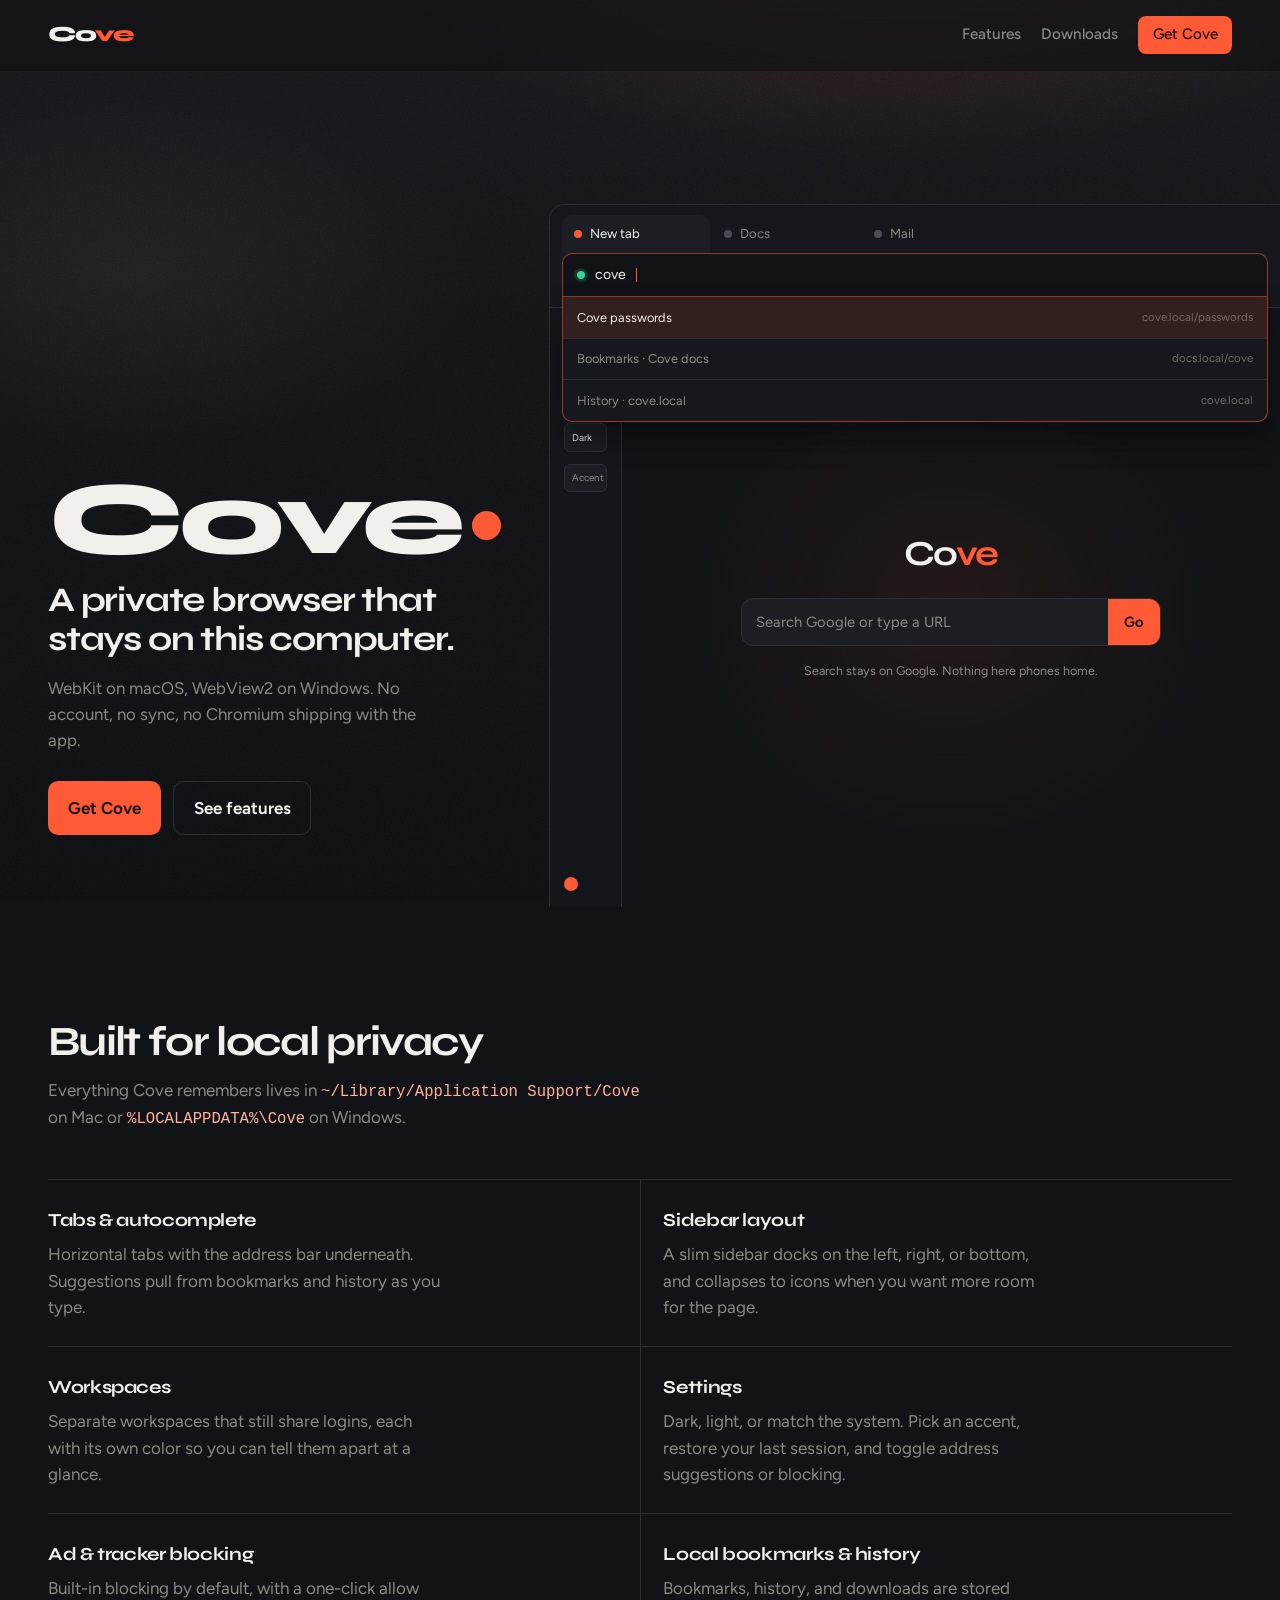
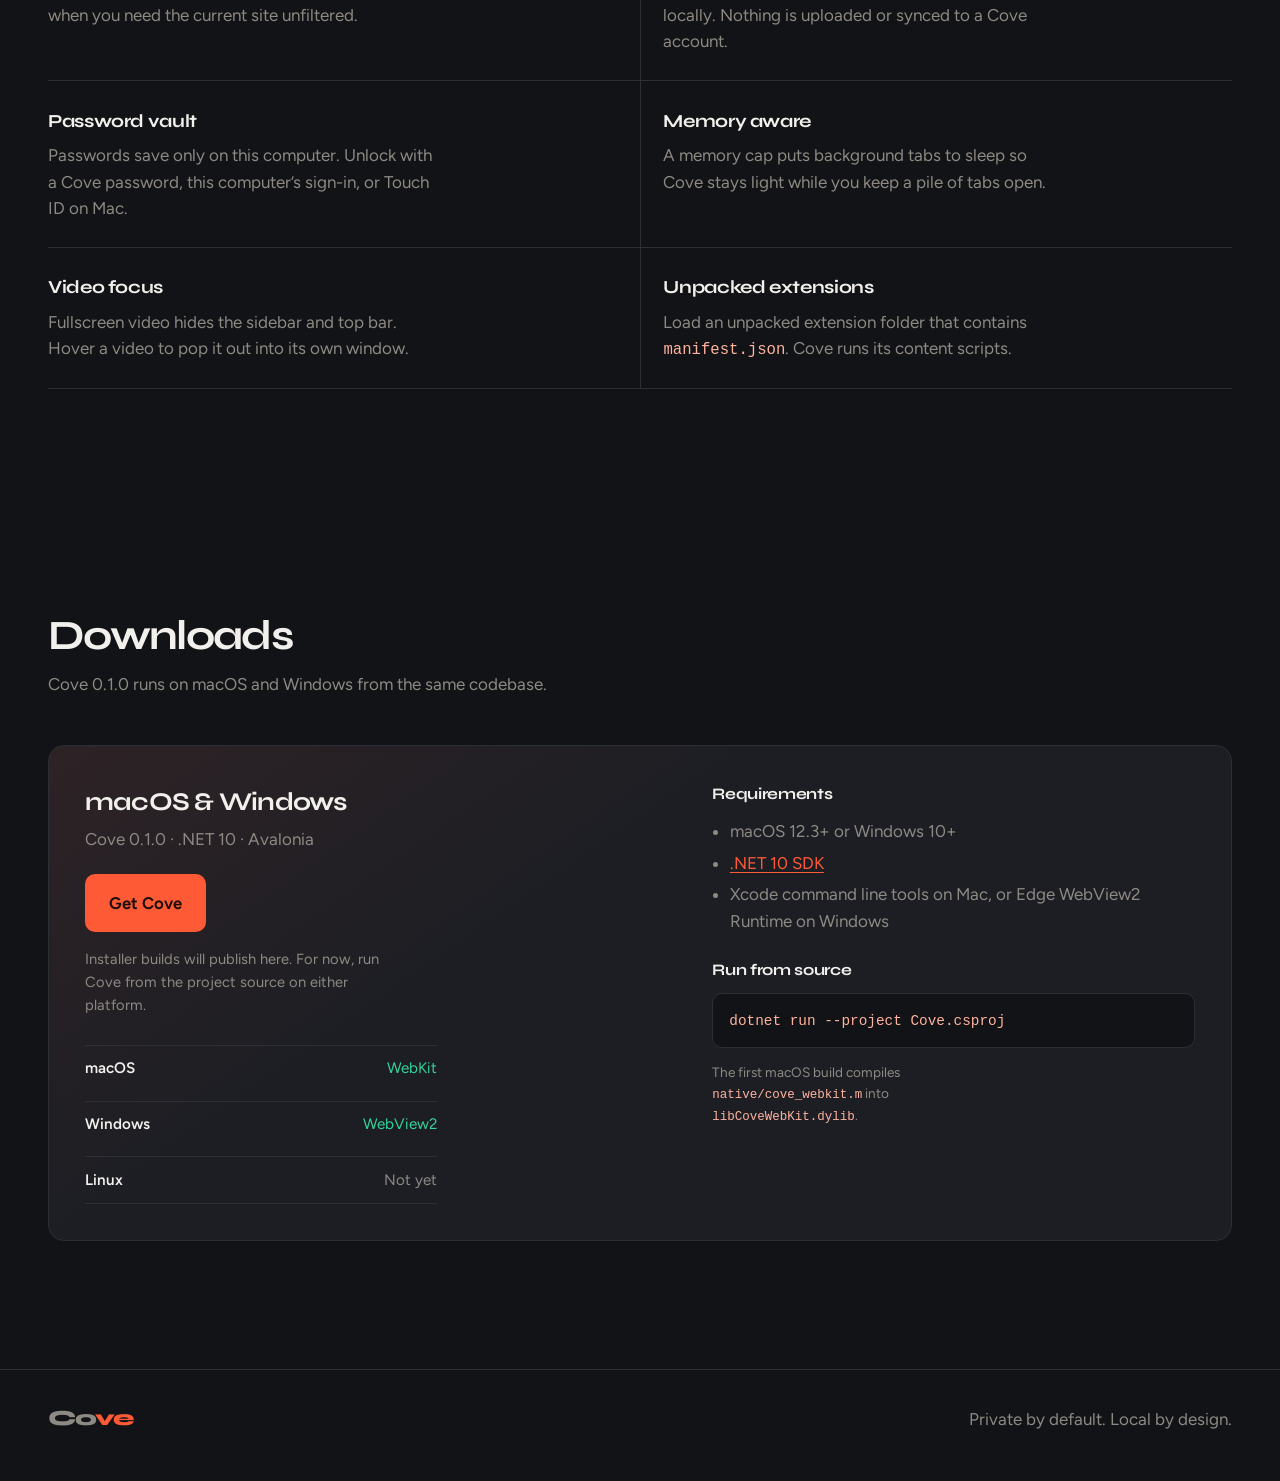
<file: website/index.html>
<!DOCTYPE html>
<html lang="en">
<head>
  <meta charset="utf-8" />
  <meta name="viewport" content="width=device-width, initial-scale=1" />
  <title>Cove — Private browser for Mac and Windows</title>
  <meta name="description" content="Cove is a small private browser for macOS and Windows. WebKit on Mac, WebView2 on Windows. Data stays on this machine. No account. No sync." />
  <link rel="preconnect" href="https://fonts.googleapis.com" />
  <link rel="preconnect" href="https://fonts.gstatic.com" crossorigin />
  <link href="https://fonts.googleapis.com/css2?family=Figtree:wght@400;500;600;700&family=Syne:wght@600;700;800&display=swap" rel="stylesheet" />
  <link rel="stylesheet" href="styles.css" />
</head>
<body>
  <div class="atmosphere" aria-hidden="true"></div>

  <header class="site-header">
    <a class="wordmark" href="#top" aria-label="Cove home">Co<span>ve</span></a>
    <nav class="site-nav">
      <a href="#features">Features</a>
      <a href="#downloads">Downloads</a>
      <a class="nav-cta" href="#downloads">Get Cove</a>
    </nav>
  </header>

  <main id="top">
    <section class="hero">
      <div class="hero-copy">
        <p class="brand">Cove</p>
        <h1>A private browser that stays on this computer.</h1>
        <p class="lede">WebKit on macOS, WebView2 on Windows. No account, no sync, no Chromium shipping with the app.</p>
        <div class="hero-actions">
          <a class="btn btn-primary" href="#downloads">Get Cove</a>
          <a class="btn btn-ghost" href="#features">See features</a>
        </div>
      </div>

      <div class="hero-stage" aria-hidden="true">
        <div class="browser">
          <div class="browser-chrome">
            <div class="browser-tabs">
              <div class="tab active"><span class="tab-dot"></span><span>New tab</span></div>
              <div class="tab"><span class="tab-dot muted"></span><span>Docs</span></div>
              <div class="tab"><span class="tab-dot muted"></span><span>Mail</span></div>
            </div>
            <div class="browser-toolbar">
              <div class="browser-address is-suggesting">
                <span class="lock"></span>
                <span class="url typing">cove</span>
                <span class="url-caret"></span>
              </div>
              <div class="suggest">
                <div class="suggest-row is-active"><span>Cove passwords</span><span class="suggest-url">cove.local/passwords</span></div>
                <div class="suggest-row"><span>Bookmarks · Cove docs</span><span class="suggest-url">docs.local/cove</span></div>
                <div class="suggest-row"><span>History · cove.local</span><span class="suggest-url">cove.local</span></div>
              </div>
            </div>
          </div>
          <div class="browser-body">
            <aside class="browser-side">
              <div class="side-block"></div>
              <div class="side-block short"></div>
              <div class="side-block"></div>
              <div class="side-label">Settings</div>
              <div class="side-chip">Dark</div>
              <div class="side-chip soft">Accent</div>
              <div class="side-swatch"></div>
            </aside>
            <div class="browser-page">
              <p class="page-brand">Co<span>ve</span></p>
              <div class="page-search">
                <span>Search Google or type a URL</span>
                <span class="page-go">Go</span>
              </div>
              <p class="page-note">Search stays on Google. Nothing here phones home.</p>
            </div>
          </div>
        </div>
      </div>
    </section>

    <section id="features" class="section features">
      <div class="section-head">
        <h2>Built for local privacy</h2>
        <p>Everything Cove remembers lives in <code>~/Library/Application Support/Cove</code> on Mac or <code>%LOCALAPPDATA%\Cove</code> on Windows.</p>
      </div>

      <ul class="feature-list">
        <li>
          <h3>Tabs &amp; autocomplete</h3>
          <p>Horizontal tabs with the address bar underneath. Suggestions pull from bookmarks and history as you type.</p>
        </li>
        <li>
          <h3>Sidebar layout</h3>
          <p>A slim sidebar docks on the left, right, or bottom, and collapses to icons when you want more room for the page.</p>
        </li>
        <li>
          <h3>Workspaces</h3>
          <p>Separate workspaces that still share logins, each with its own color so you can tell them apart at a glance.</p>
        </li>
        <li>
          <h3>Settings</h3>
          <p>Dark, light, or match the system. Pick an accent, restore your last session, and toggle address suggestions or blocking.</p>
        </li>
        <li>
          <h3>Ad &amp; tracker blocking</h3>
          <p>Built-in blocking by default, with a one-click allow when you need the current site unfiltered.</p>
        </li>
        <li>
          <h3>Local bookmarks &amp; history</h3>
          <p>Bookmarks, history, and downloads are stored locally. Nothing is uploaded or synced to a Cove account.</p>
        </li>
        <li>
          <h3>Password vault</h3>
          <p>Passwords save only on this computer. Unlock with a Cove password, this computer’s sign-in, or Touch ID on Mac.</p>
        </li>
        <li>
          <h3>Memory aware</h3>
          <p>A memory cap puts background tabs to sleep so Cove stays light while you keep a pile of tabs open.</p>
        </li>
        <li>
          <h3>Video focus</h3>
          <p>Fullscreen video hides the sidebar and top bar. Hover a video to pop it out into its own window.</p>
        </li>
        <li>
          <h3>Unpacked extensions</h3>
          <p>Load an unpacked extension folder that contains <code>manifest.json</code>. Cove runs its content scripts.</p>
        </li>
      </ul>
    </section>

    <section id="downloads" class="section downloads">
      <div class="section-head">
        <h2>Downloads</h2>
        <p>Cove 0.1.0 runs on macOS and Windows from the same codebase.</p>
      </div>

      <div class="download-panel">
        <div class="download-main">
          <div class="download-meta">
            <p class="os">macOS &amp; Windows</p>
            <p class="version">Cove 0.1.0 · .NET 10 · Avalonia</p>
          </div>
          <a class="btn btn-primary btn-lg" href="#run">Get Cove</a>
          <p class="hint">Installer builds will publish here. For now, run Cove from the project source on either platform.</p>
          <div class="platforms">
            <div class="platform is-ready">
              <span class="platform-name">macOS</span>
              <span class="platform-status">WebKit</span>
            </div>
            <div class="platform is-ready">
              <span class="platform-name">Windows</span>
              <span class="platform-status">WebView2</span>
            </div>
            <div class="platform">
              <span class="platform-name">Linux</span>
              <span class="platform-status">Not yet</span>
            </div>
          </div>
        </div>

        <div class="download-reqs" id="run">
          <h3>Requirements</h3>
          <ul>
            <li>macOS 12.3+ or Windows 10+</li>
            <li><a href="https://dotnet.microsoft.com/download" rel="noopener">.NET 10 SDK</a></li>
            <li>Xcode command line tools on Mac, or Edge WebView2 Runtime on Windows</li>
          </ul>
          <h3>Run from source</h3>
          <pre><code>dotnet run --project Cove.csproj</code></pre>
          <p class="req-note">The first macOS build compiles <code>native/cove_webkit.m</code> into <code>libCoveWebKit.dylib</code>.</p>
        </div>
      </div>
    </section>
  </main>

  <footer class="site-footer">
    <p class="wordmark">Co<span>ve</span></p>
    <p>Private by default. Local by design.</p>
  </footer>

  <script src="script.js"></script>
</body>
</html>
</file>
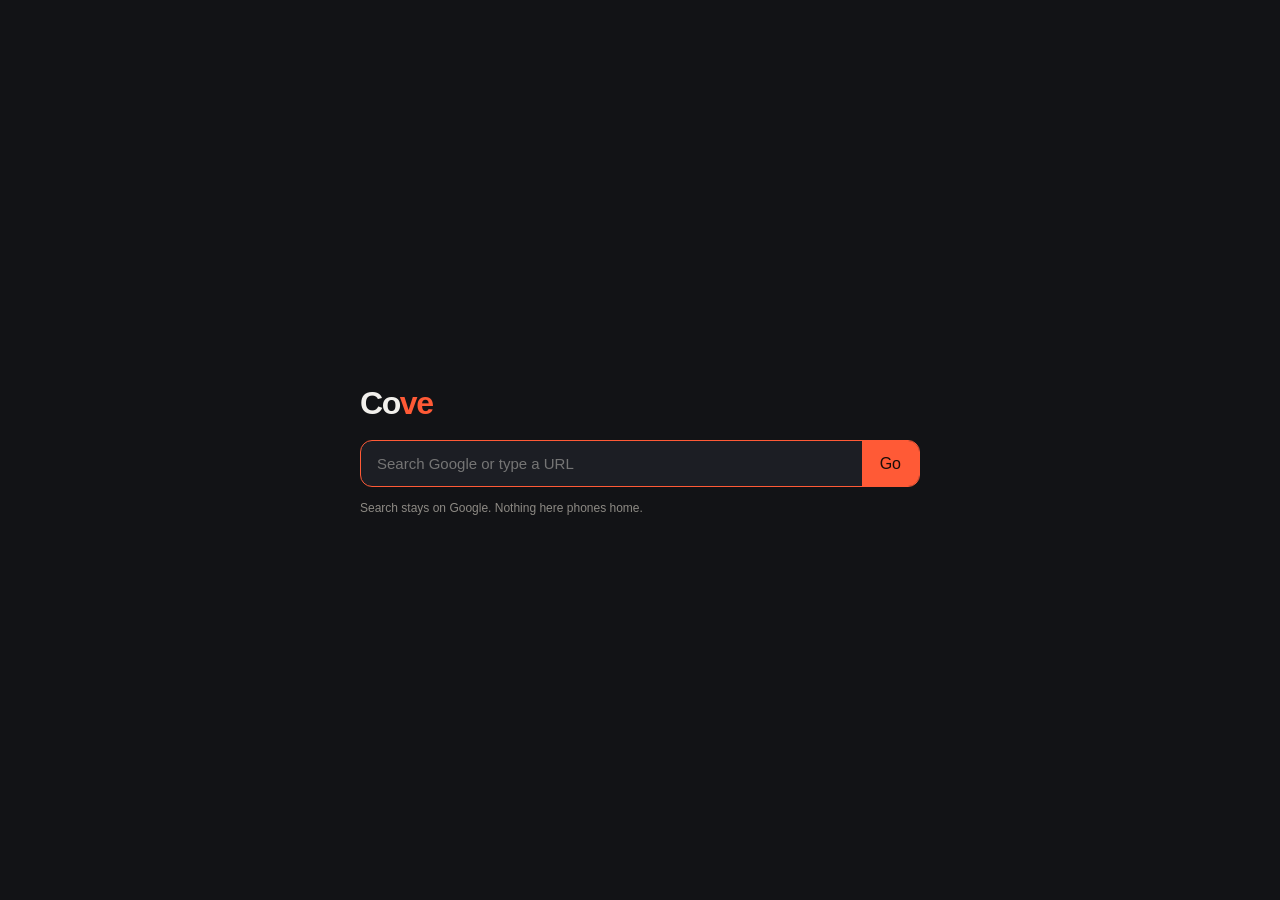
<file: pages/newtab.html>
<!DOCTYPE html>
<html lang="en" data-theme="dark">
<head>
  <meta charset="utf-8" />
  <meta name="color-scheme" content="dark light" />
  <title>New tab</title>
  <style>
    :root {
      --accent: #ff5a36;
      --bg: #121316;
      --ink: #f2f0ec;
      --muted: #8d8a84;
      --panel: #1c1e24;
      --line: #2c2f36;
      --hover: #24262c;
      --go-ink: #1a0d09;
    }
    html[data-theme="light"] {
      --bg: #f4f2ee;
      --ink: #1c1a18;
      --muted: #6e6b66;
      --panel: #ffffff;
      --line: #d0cbc2;
      --hover: #ebe8e2;
      --go-ink: #1a0d09;
    }
    html, body { height: 100%; margin: 0; background: var(--bg); color: var(--ink); font-family: -apple-system, BlinkMacSystemFont, "Segoe UI", sans-serif; }
    body { display: flex; align-items: center; justify-content: center; }
    main { width: min(560px, calc(100% - 48px)); position: relative; }
    h1 { font-weight: 600; font-size: 32px; letter-spacing: -0.045em; margin: 0 0 18px; }
    h1 span { color: var(--accent); }
    .search {
      position: relative;
    }
    form {
      display: flex; background: var(--panel); border: 1px solid var(--line); border-radius: 12px; overflow: hidden;
    }
    form:focus-within { border-color: var(--accent); }
    input { flex: 1; min-width: 0; background: transparent; border: 0; color: inherit; font: inherit; font-size: 15px; padding: 14px 16px; outline: none; }
    button.go { background: var(--accent); color: var(--go-ink); border: 0; padding: 0 18px; font-weight: 650; font: inherit; cursor: pointer; }
    p.note { color: var(--muted); font-size: 12px; margin: 14px 0 0; }
    #suggest {
      display: none;
      position: absolute; left: 0; right: 0; top: calc(100% + 8px);
      background: var(--panel); border: 1px solid var(--line); border-radius: 12px;
      box-shadow: 0 16px 40px rgba(0,0,0,0.28); overflow: hidden; z-index: 5;
    }
    #suggest.open { display: block; }
    .item {
      display: grid; grid-template-columns: auto 1fr; gap: 10px; align-items: start;
      width: 100%; text-align: left; border: 0; background: transparent; color: inherit;
      padding: 10px 12px; cursor: pointer; font: inherit;
    }
    .item:hover, .item.active { background: var(--hover); }
    .kind {
      margin-top: 2px; font-size: 10px; letter-spacing: 0.04em; text-transform: uppercase;
      color: var(--muted); border: 1px solid var(--line); border-radius: 999px; padding: 2px 7px;
    }
    .title { font-size: 13px; font-weight: 600; }
    .url { font-size: 11px; color: var(--muted); margin-top: 2px; word-break: break-all; }
  </style>
</head>
<body>
  <main>
    <h1>Co<span>ve</span></h1>
    <div class="search">
      <form id="f">
        <input id="q" placeholder="Search Google or type a URL" autocomplete="off" spellcheck="false" />
        <button class="go" type="submit">Go</button>
      </form>
      <div id="suggest" role="listbox" aria-label="Suggestions"></div>
    </div>
    <p class="note">Search stays on Google. Nothing here phones home.</p>
  </main>
  <script>
    const params = new URLSearchParams(location.search);
    const accent = params.get("accent");
    const theme = (params.get("theme") || "dark").toLowerCase() === "light" ? "light" : "dark";
    document.documentElement.dataset.theme = theme;
    document.querySelector('meta[name="color-scheme"]').content = theme;
    if (accent) document.documentElement.style.setProperty("--accent", "#" + accent.replace("#", ""));

    const q = document.getElementById("q");
    const box = document.getElementById("suggest");
    let items = [];
    let active = -1;
    let timer = 0;

    const paint = () => {
      box.replaceChildren();
      if (!items.length) {
        box.classList.remove("open");
        active = -1;
        return;
      }
      items.forEach((item, index) => {
        const btn = document.createElement("button");
        btn.type = "button";
        btn.className = "item" + (index === active ? " active" : "");
        btn.innerHTML = `<span class="kind"></span><span><div class="title"></div><div class="url"></div></span>`;
        btn.querySelector(".kind").textContent = item.kind || "Page";
        btn.querySelector(".title").textContent = item.title || item.url;
        btn.querySelector(".url").textContent = item.url || "";
        btn.addEventListener("mousedown", (e) => e.preventDefault());
        btn.addEventListener("click", () => go(item.url));
        box.append(btn);
      });
      box.classList.add("open");
    };

    const go = (value) => {
      const query = (value || q.value || "").trim();
      if (!query || !window.chrome?.webview) return;
      box.classList.remove("open");
      chrome.webview.postMessage({ kind: "search", query });
    };

    const ask = () => {
      if (!window.chrome?.webview) return;
      chrome.webview.postMessage({ kind: "suggest", query: q.value.trim() });
    };

    q.focus();
    q.addEventListener("input", () => {
      clearTimeout(timer);
      timer = setTimeout(ask, 80);
    });
    q.addEventListener("focus", ask);
    q.addEventListener("blur", () => setTimeout(() => box.classList.remove("open"), 120));
    q.addEventListener("keydown", (e) => {
      if (!items.length) return;
      if (e.key === "ArrowDown") {
        e.preventDefault();
        active = Math.min(items.length - 1, active + 1);
        paint();
      } else if (e.key === "ArrowUp") {
        e.preventDefault();
        active = Math.max(0, active <= 0 ? 0 : active - 1);
        paint();
      } else if (e.key === "Escape") {
        box.classList.remove("open");
        active = -1;
      } else if (e.key === "Enter" && active >= 0 && active < items.length) {
        e.preventDefault();
        go(items[active].url);
      }
    });

    document.getElementById("f").addEventListener("submit", (e) => {
      e.preventDefault();
      if (active >= 0 && active < items.length) go(items[active].url);
      else go(q.value);
    });

    if (window.chrome?.webview) {
      chrome.webview.addEventListener("message", (e) => {
        const data = e.data || {};
        if (data.kind !== "suggest-results") return;
        items = Array.isArray(data.items) ? data.items : [];
        active = -1;
        paint();
      });
    }
  </script>
</body>
</html>
</file>
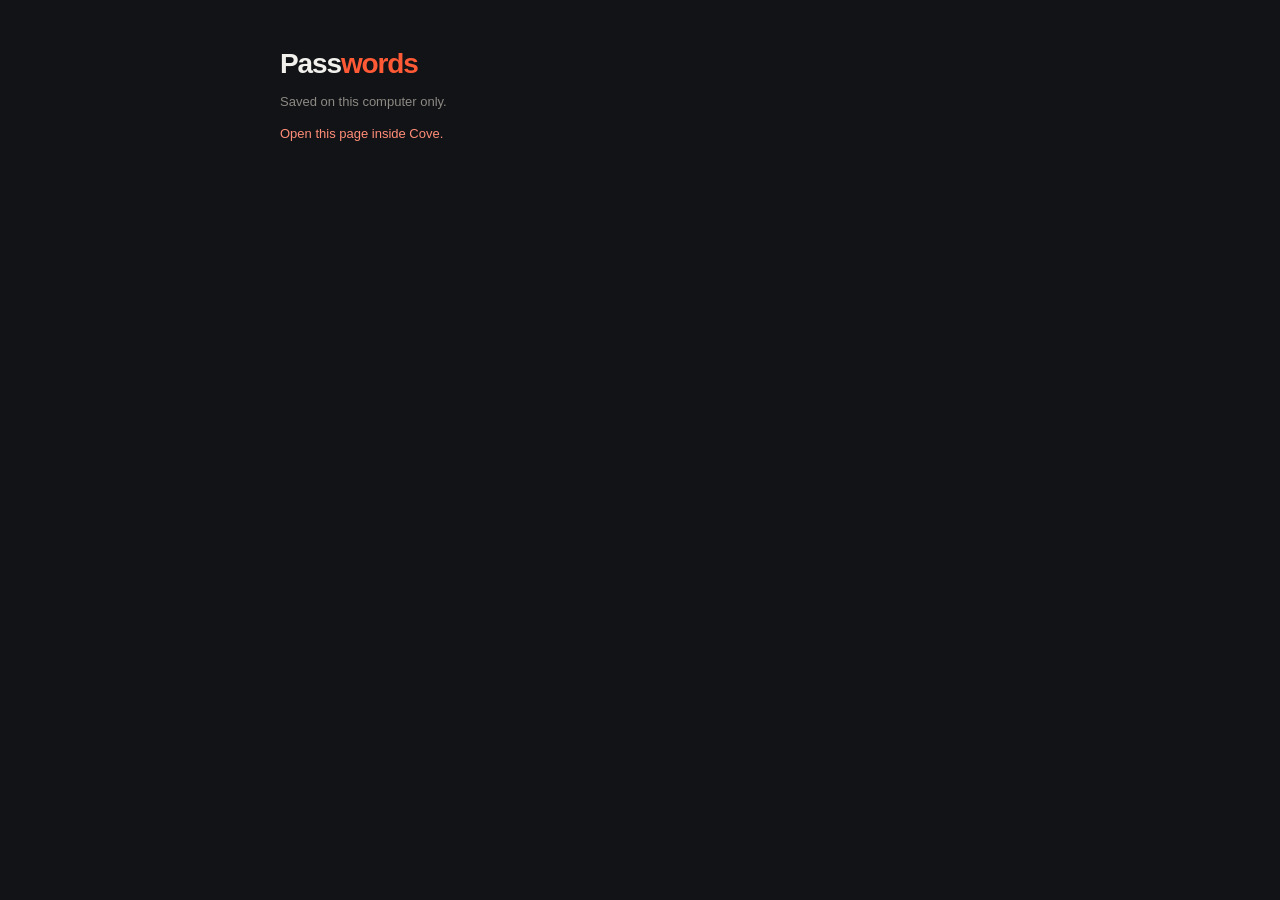
<file: pages/passwords.html>
<!DOCTYPE html>
<html lang="en">
<head>
  <meta charset="utf-8" />
  <meta name="color-scheme" content="dark light" />
  <title>Passwords</title>
  <style>
    :root {
      --accent: #ff5a36;
      --bg: #121316;
      --ink: #f2f0ec;
      --muted: #8d8a84;
      --panel: #1c1e24;
      --line: #2c2f36;
      --field: #121316;
      --button: #2a2d34;
      --error: #ff8d78;
      --go-ink: #1a0d09;
    }
    html[data-theme="light"] {
      --bg: #f4f2ee;
      --ink: #1c1a18;
      --muted: #6e6b66;
      --panel: #ffffff;
      --line: #d0cbc2;
      --field: #ffffff;
      --button: #d8d3ca;
      --error: #c2410c;
    }
    html, body { margin: 0; min-height: 100%; background: var(--bg); color: var(--ink); font-family: -apple-system, BlinkMacSystemFont, "Segoe UI", sans-serif; }
    main { width: min(720px, calc(100% - 48px)); margin: 48px auto 64px; }
    h1 { font-weight: 600; font-size: 28px; letter-spacing: -0.04em; margin: 0 0 8px; }
    h1 span { color: var(--accent); }
    p.lead, .hint, .error { color: var(--muted); font-size: 13px; line-height: 1.45; }
    .error { color: var(--error); min-height: 18px; }
    .card { background: var(--panel); border: 1px solid var(--line); border-radius: 14px; padding: 16px; margin-top: 16px; }
    label { display: flex; gap: 10px; align-items: center; margin: 8px 0; cursor: pointer; }
    input[type="password"], input[type="text"], input[type="search"] {
      width: 100%; box-sizing: border-box; background: var(--field); color: inherit; border: 1px solid var(--line);
      border-radius: 10px; font: inherit; font-size: 14px; padding: 12px 14px; outline: none;
    }
    input:focus { border-color: var(--accent); }
    .row { display: flex; gap: 8px; margin-top: 12px; flex-wrap: wrap; }
    button { background: var(--button); color: inherit; border: 0; border-radius: 9px; padding: 10px 14px; font: inherit; cursor: pointer; }
    button.primary { background: var(--accent); color: var(--go-ink); font-weight: 650; }
    button.quiet { background: transparent; color: var(--muted); }
    .toolbar { display: flex; gap: 8px; align-items: center; margin-top: 18px; }
    .toolbar input { flex: 1; }
    ul { list-style: none; padding: 0; margin: 14px 0 0; }
    li { display: grid; grid-template-columns: 1fr auto; gap: 8px; align-items: center; padding: 12px 0; border-top: 1px solid var(--line); }
    .site { font-weight: 600; }
    .user { color: var(--muted); font-size: 12px; margin-top: 2px; }
    .secret { font-family: ui-monospace, "SF Mono", Menlo, Consolas, monospace; font-size: 13px; margin-top: 6px; }
    .actions { display: flex; gap: 6px; }
    .empty { color: var(--muted); }
    .hidden { display: none; }
  </style>
</head>
<body>
  <main>
    <h1>Pass<span>words</span></h1>
    <p id="lead" class="lead">Saved on this computer only.</p>
    <p id="error" class="error"></p>

    <section id="setup" class="card hidden">
      <p id="setup-hint" class="hint">Choose how this vault opens.</p>
      <label id="setup-login-label"><input type="radio" name="setup-mode" value="windows" checked /> This computer's sign-in</label>
      <label><input type="radio" name="setup-mode" value="cove" /> A password only for Cove</label>
      <input id="setup-pass" type="password" placeholder="Password" autocomplete="new-password" />
      <input id="setup-again" class="hidden" type="password" placeholder="Type it again" autocomplete="new-password" style="margin-top:8px" />
      <div class="row"><button id="setup-go" class="primary" type="button">Create vault</button></div>
    </section>

    <section id="unlock" class="card hidden">
      <div id="unlock-choice">
        <label id="unlock-login-label"><input type="radio" name="unlock-mode" value="windows" checked /> This computer's sign-in</label>
        <label><input type="radio" name="unlock-mode" value="cove" /> Cove password</label>
      </div>
      <input id="unlock-pass" type="password" placeholder="Password" autocomplete="current-password" style="margin-top:8px" />
      <div class="row">
        <button id="unlock-go" class="primary" type="button">Unlock</button>
        <button id="touch-go" class="hidden" type="button">Unlock with Touch ID</button>
      </div>
    </section>

    <section id="list" class="hidden">
      <div class="toolbar">
        <input id="query" type="search" placeholder="Search by site, email, or username" autocomplete="off" spellcheck="false" />
        <button id="lock" type="button">Lock</button>
      </div>
      <p id="windows-offer" class="hint hidden">You can also open this vault with this computer's sign-in next time.</p>
      <div id="windows-form" class="row hidden">
        <input id="windows-pass" type="password" placeholder="Sign-in password" autocomplete="current-password" />
        <button id="windows-go" type="button">Allow</button>
      </div>
      <ul id="items"></ul>
      <p id="none" class="empty hidden">Nothing matches.</p>
    </section>
  </main>
  <script>
    const $ = (id) => document.getElementById(id);
    const params = new URLSearchParams(location.search);
    const theme = (params.get("theme") || "dark").toLowerCase() === "light" ? "light" : "dark";
    document.documentElement.dataset.theme = theme;
    const themeMeta = document.querySelector('meta[name="color-scheme"]');
    if (themeMeta) themeMeta.content = theme;
    const accent = params.get("accent");
    if (accent) document.documentElement.style.setProperty("--accent", "#" + accent.replace("#", ""));
    let entries = [];
    let revealed = new Set();
    let platform = "mac";
    let touchId = false;

    function machine() { return platform === "mac" ? "Mac" : "PC"; }

    function mode(name) {
      const picked = document.querySelector(`input[name="${name}"]:checked`);
      return picked ? picked.value : "cove";
    }

    function show(which) {
      $("setup").classList.toggle("hidden", which !== "setup");
      $("unlock").classList.toggle("hidden", which !== "unlock");
      $("list").classList.toggle("hidden", which !== "list");
    }

    function paintLabels() {
      const name = machine();
      $("lead").textContent = `Saved on this ${name} only. Unlock with Touch ID, this ${name}'s sign-in, or a Cove password.`;
      if (platform !== "mac") $("lead").textContent = `Saved on this ${name} only. Unlock with this ${name}'s Windows sign-in, or a Cove password.`;
      $("setup-hint").textContent = platform === "mac"
        ? `Choose how this vault opens. A Cove password still works if this Mac's sign-in password cannot be checked.`
        : `Choose how this vault opens. Windows sign-in stores the key with your Windows user account.`;
      $("setup-login-label").lastChild.textContent = ` This ${name}'s sign-in password`;
      $("unlock-login-label").lastChild.textContent = ` This ${name}'s sign-in password`;
      $("windows-offer").textContent = `You can also open this vault with this ${name}'s sign-in password next time.`;
      $("windows-pass").placeholder = `This ${name}'s sign-in password`;
      $("setup-pass").placeholder = mode("setup-mode") === "windows" && platform === "windows"
        ? "Optional on Windows"
        : "Password";
      $("touch-go").classList.toggle("hidden", !touchId);
    }

    function paint() {
      const q = $("query").value.trim().toLowerCase();
      const list = $("items");
      list.replaceChildren();
      const matches = entries.filter((e) => {
        const host = (e.host || "").toLowerCase();
        const user = (e.username || "").toLowerCase();
        return !q || host.includes(q) || user.includes(q);
      });
      $("none").classList.toggle("hidden", matches.length > 0);
      for (const entry of matches) {
        const li = document.createElement("li");
        const text = document.createElement("div");
        const open = revealed.has(entry.id);
        text.innerHTML = `<div class="site"></div><div class="user"></div><div class="secret"></div>`;
        text.querySelector(".site").textContent = entry.host || "Saved login";
        text.querySelector(".user").textContent = entry.username || "No username";
        text.querySelector(".secret").textContent = open ? entry.password : "••••••••";
        const actions = document.createElement("div");
        actions.className = "actions";
        const showBtn = document.createElement("button");
        showBtn.type = "button";
        showBtn.textContent = open ? "Hide" : "Show";
        showBtn.addEventListener("click", () => {
          if (revealed.has(entry.id)) revealed.delete(entry.id);
          else revealed.add(entry.id);
          paint();
        });
        const copy = document.createElement("button");
        copy.type = "button";
        copy.textContent = "Copy";
        copy.addEventListener("click", async () => {
          try { await navigator.clipboard.writeText(entry.password || ""); copy.textContent = "Copied"; }
          catch { copy.textContent = "Copy failed"; }
        });
        const del = document.createElement("button");
        del.type = "button";
        del.className = "quiet";
        del.textContent = "Delete";
        del.addEventListener("click", () => {
          if (!window.chrome?.webview) return;
          chrome.webview.postMessage({ kind: "vault-delete", id: entry.id });
        });
        actions.append(showBtn, copy, del);
        li.append(text, actions);
        list.append(li);
      }
    }

    function apply(state) {
      $("error").textContent = state.error || "";
      platform = state.platform === "windows" ? "windows" : "mac";
      touchId = !!state.touchId;
      paintLabels();
      if (!state.exists) { show("setup"); return; }
      if (!state.unlocked) {
        show("unlock");
        $("unlock-choice").classList.toggle("hidden", !state.windows);
        $("touch-go").classList.toggle("hidden", !touchId);
        return;
      }
      entries = state.entries || [];
      show("list");
      const offer = !state.windows;
      $("windows-offer").classList.toggle("hidden", !offer);
      $("windows-form").classList.toggle("hidden", !offer);
      if (platform === "windows") $("windows-pass").classList.toggle("hidden", true);
      paint();
    }

    document.querySelectorAll('input[name="setup-mode"]').forEach((input) => {
      input.addEventListener("change", () => {
        $("setup-again").classList.toggle("hidden", mode("setup-mode") !== "cove");
        paintLabels();
      });
    });

    $("setup-go").addEventListener("click", () => {
      const password = $("setup-pass").value;
      if (mode("setup-mode") === "cove" && password !== $("setup-again").value) {
        $("error").textContent = "Those passwords don't match.";
        return;
      }
      chrome.webview?.postMessage({ kind: "vault-setup", mode: mode("setup-mode"), password });
    });

    $("unlock-go").addEventListener("click", () => {
      const chosen = $("unlock-choice").classList.contains("hidden") ? "cove" : mode("unlock-mode");
      chrome.webview?.postMessage({ kind: "vault-unlock", mode: chosen, password: $("unlock-pass").value });
      $("unlock-pass").value = "";
    });

    $("touch-go").addEventListener("click", () => {
      chrome.webview?.postMessage({ kind: "vault-unlock", mode: "touchid", password: "" });
    });

    $("lock").addEventListener("click", () => {
      revealed = new Set();
      entries = [];
      chrome.webview?.postMessage({ kind: "vault-lock" });
    });

    $("query").addEventListener("input", paint);

    $("windows-go").addEventListener("click", () => {
      chrome.webview?.postMessage({ kind: "vault-windows", password: $("windows-pass").value });
      $("windows-pass").value = "";
    });

    if (window.chrome?.webview) {
      chrome.webview.addEventListener("message", (e) => apply(e.data || {}));
      chrome.webview.postMessage({ kind: "vault-status" });
    } else {
      $("error").textContent = "Open this page inside Cove.";
    }
  </script>
</body>
</html>
</file>
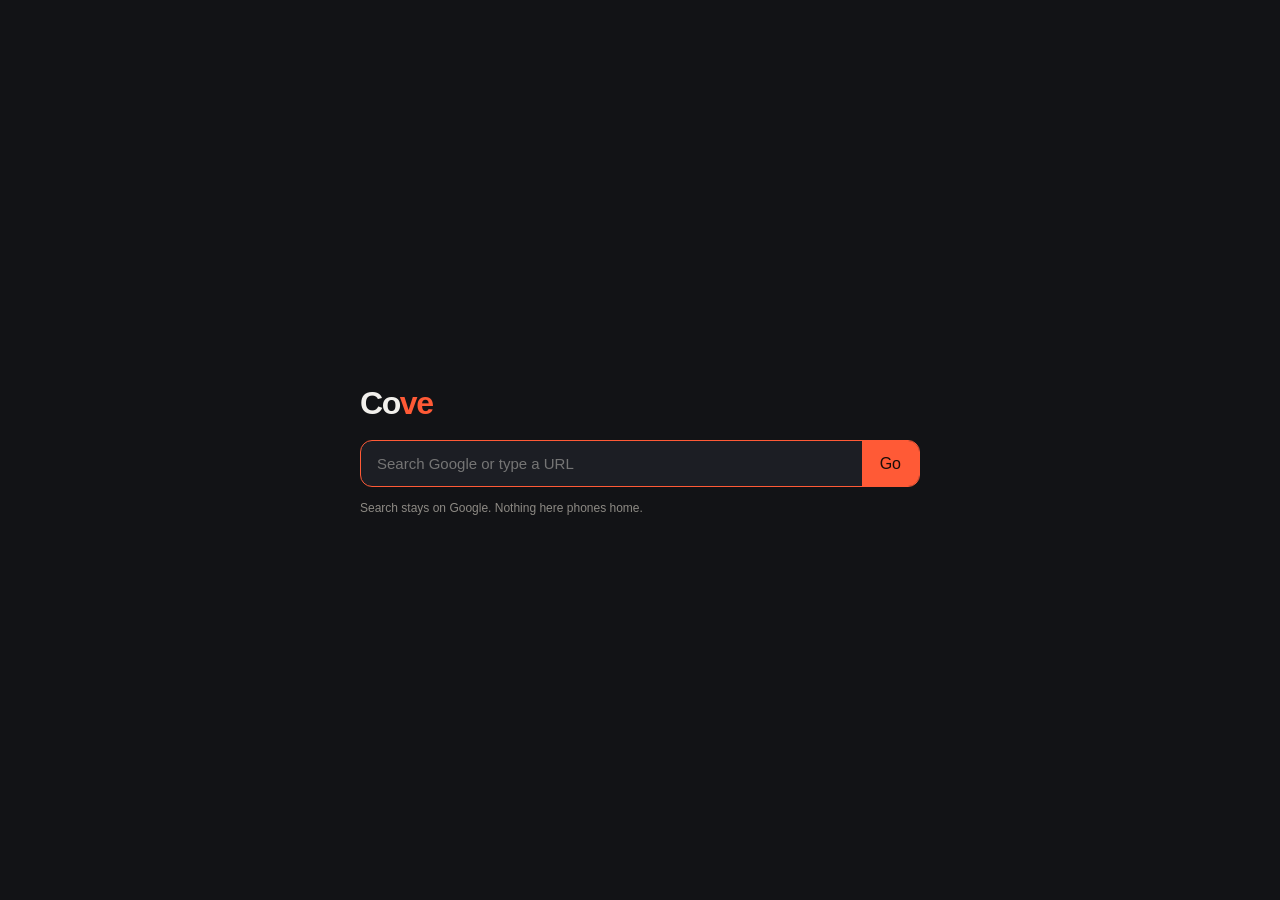
<file: Cove/pages/newtab.html>
<!DOCTYPE html>
<html lang="en">
<head>
  <meta charset="utf-8" />
  <title>New tab</title>
  <style>
    :root { --accent: #ff5a36; }
    html, body { height: 100%; margin: 0; background: #121316; color: #f2f0ec; font-family: "Segoe UI", sans-serif; }
    body { display: flex; align-items: center; justify-content: center; }
    main { width: min(560px, calc(100% - 48px)); }
    h1 { font-weight: 600; font-size: 32px; letter-spacing: -0.045em; margin: 0 0 18px; }
    h1 span { color: var(--accent); }
    form { display: flex; background: #1c1e24; border: 1px solid #2c2f36; border-radius: 12px; overflow: hidden; }
    form:focus-within { border-color: var(--accent); }
    input { flex: 1; min-width: 0; background: transparent; border: 0; color: inherit; font: inherit; font-size: 15px; padding: 14px 16px; outline: none; }
    button { background: var(--accent); color: #1a0d09; border: 0; padding: 0 18px; font-weight: 650; font: inherit; cursor: pointer; }
    p { color: #8d8a84; font-size: 12px; margin: 14px 0 0; }
  </style>
</head>
<body>
  <main>
    <h1>Co<span>ve</span></h1>
    <form id="f">
      <input id="q" placeholder="Search Google or type a URL" autocomplete="off" spellcheck="false" />
      <button type="submit">Go</button>
    </form>
    <p>Search stays on Google. Nothing here phones home.</p>
  </main>
  <script>
    const accent = new URLSearchParams(location.search).get("accent");
    if (accent) document.documentElement.style.setProperty("--accent", "#" + accent.replace("#", ""));
    const q = document.getElementById("q");
    q.focus();
    document.getElementById("f").addEventListener("submit", (e) => {
      e.preventDefault();
      const query = q.value.trim();
      if (!query || !window.chrome?.webview) return;
      chrome.webview.postMessage({ kind: "search", query });
    });
  </script>
</body>
</html>
</file>
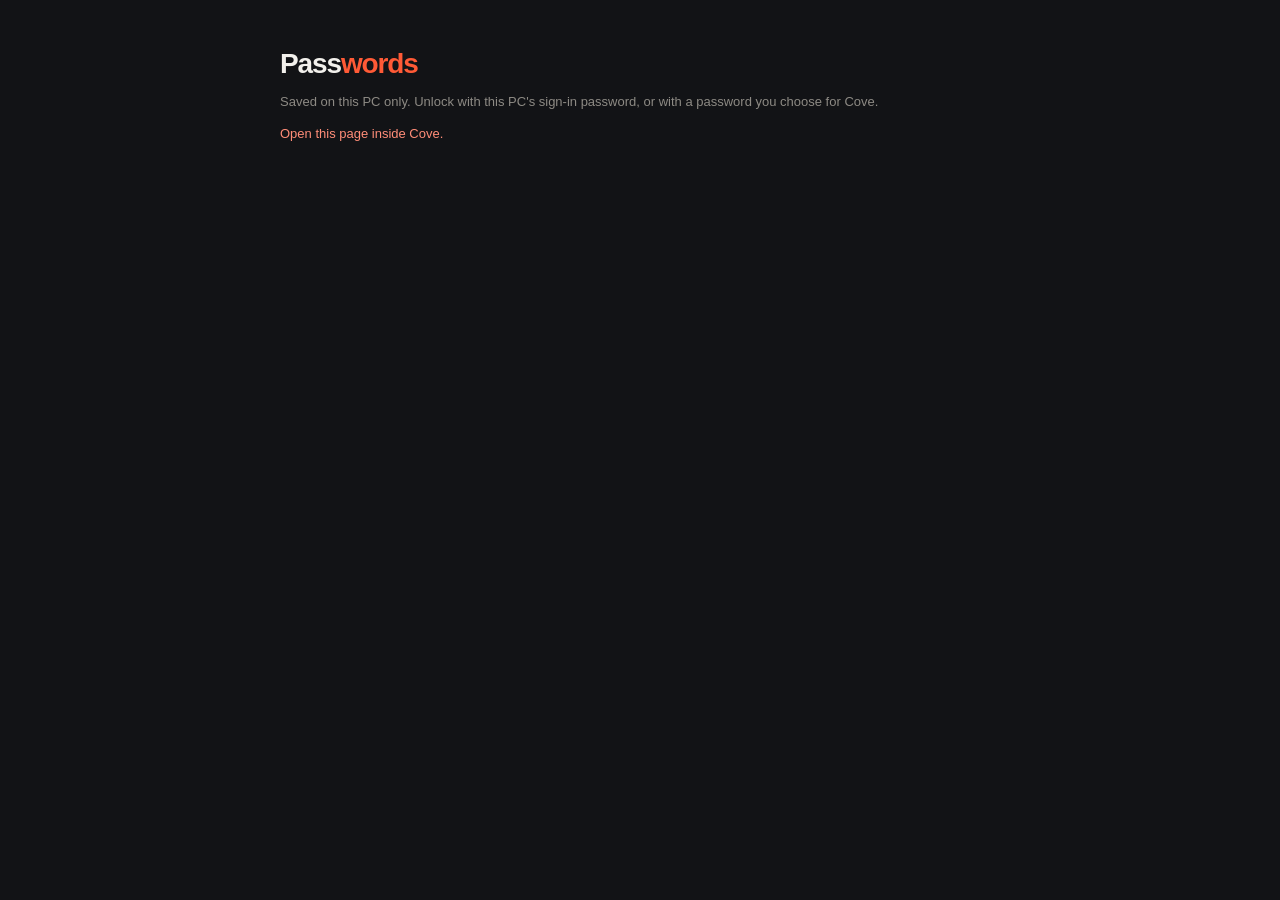
<file: Cove/pages/passwords.html>
<!DOCTYPE html>
<html lang="en">
<head>
  <meta charset="utf-8" />
  <title>Passwords</title>
  <style>
    :root { --accent: #ff5a36; }
    html, body { margin: 0; min-height: 100%; background: #121316; color: #f2f0ec; font-family: "Segoe UI", sans-serif; }
    main { width: min(720px, calc(100% - 48px)); margin: 48px auto 64px; }
    h1 { font-weight: 600; font-size: 28px; letter-spacing: -0.04em; margin: 0 0 8px; }
    h1 span { color: var(--accent); }
    p.lead, .hint, .error { color: #8d8a84; font-size: 13px; line-height: 1.45; }
    .error { color: #ff8d78; min-height: 18px; }
    .card { background: #1c1e24; border: 1px solid #2c2f36; border-radius: 14px; padding: 16px; margin-top: 16px; }
    label { display: flex; gap: 10px; align-items: center; margin: 8px 0; cursor: pointer; }
    input[type="password"], input[type="text"], input[type="search"] {
      width: 100%; box-sizing: border-box; background: #121316; color: inherit; border: 1px solid #2c2f36;
      border-radius: 10px; font: inherit; font-size: 14px; padding: 12px 14px; outline: none;
    }
    input:focus { border-color: var(--accent); }
    .row { display: flex; gap: 8px; margin-top: 12px; }
    button { background: #2a2d34; color: inherit; border: 0; border-radius: 9px; padding: 10px 14px; font: inherit; cursor: pointer; }
    button.primary { background: var(--accent); color: #1a0d09; font-weight: 650; }
    button.quiet { background: transparent; color: #8d8a84; }
    .toolbar { display: flex; gap: 8px; align-items: center; margin-top: 18px; }
    .toolbar input { flex: 1; }
    ul { list-style: none; padding: 0; margin: 14px 0 0; }
    li { display: grid; grid-template-columns: 1fr auto; gap: 8px; align-items: center; padding: 12px 0; border-top: 1px solid #2a2d34; }
    .site { font-weight: 600; }
    .user { color: #8d8a84; font-size: 12px; margin-top: 2px; }
    .secret { font-family: Consolas, monospace; font-size: 13px; margin-top: 6px; }
    .actions { display: flex; gap: 6px; }
    .empty { color: #8d8a84; }
    .hidden { display: none; }
  </style>
</head>
<body>
  <main>
    <h1>Pass<span>words</span></h1>
    <p class="lead">Saved on this PC only. Unlock with this PC's sign-in password, or with a password you choose for Cove.</p>
    <p id="error" class="error"></p>

    <section id="setup" class="card hidden">
      <p class="hint">Choose how this vault opens. A Cove password works even when Windows sign-in cannot be checked.</p>
      <label><input type="radio" name="setup-mode" value="windows" checked /> This PC's sign-in password</label>
      <label><input type="radio" name="setup-mode" value="cove" /> A password only for Cove</label>
      <input id="setup-pass" type="password" placeholder="Password" autocomplete="new-password" />
      <input id="setup-again" class="hidden" type="password" placeholder="Type it again" autocomplete="new-password" style="margin-top:8px" />
      <div class="row"><button id="setup-go" class="primary" type="button">Create vault</button></div>
    </section>

    <section id="unlock" class="card hidden">
      <div id="unlock-choice">
        <label><input type="radio" name="unlock-mode" value="windows" checked /> This PC's sign-in password</label>
        <label><input type="radio" name="unlock-mode" value="cove" /> Cove password</label>
      </div>
      <input id="unlock-pass" type="password" placeholder="Password" autocomplete="current-password" style="margin-top:8px" />
      <div class="row"><button id="unlock-go" class="primary" type="button">Unlock</button></div>
    </section>

    <section id="list" class="hidden">
      <div class="toolbar">
        <input id="query" type="search" placeholder="Search by site, email, or username" autocomplete="off" spellcheck="false" />
        <button id="lock" type="button">Lock</button>
      </div>
      <p id="windows-offer" class="hint hidden">You can also open this vault with this PC's sign-in password next time.</p>
      <div id="windows-form" class="row hidden">
        <input id="windows-pass" type="password" placeholder="This PC's sign-in password" autocomplete="current-password" />
        <button id="windows-go" type="button">Allow</button>
      </div>
      <ul id="items"></ul>
      <p id="none" class="empty hidden">Nothing matches.</p>
    </section>
  </main>
  <script>
    const $ = (id) => document.getElementById(id);
    let entries = [];
    let revealed = new Set();

    function mode(name) {
      const picked = document.querySelector(`input[name="${name}"]:checked`);
      return picked ? picked.value : "cove";
    }

    function show(which) {
      $("setup").classList.toggle("hidden", which !== "setup");
      $("unlock").classList.toggle("hidden", which !== "unlock");
      $("list").classList.toggle("hidden", which !== "list");
    }

    function paint() {
      const q = $("query").value.trim().toLowerCase();
      const list = $("items");
      list.replaceChildren();
      const matches = entries.filter((e) => {
        const host = (e.host || "").toLowerCase();
        const user = (e.username || "").toLowerCase();
        return !q || host.includes(q) || user.includes(q);
      });
      $("none").classList.toggle("hidden", matches.length > 0);
      for (const entry of matches) {
        const li = document.createElement("li");
        const text = document.createElement("div");
        const open = revealed.has(entry.id);
        text.innerHTML = `<div class="site"></div><div class="user"></div><div class="secret"></div>`;
        text.querySelector(".site").textContent = entry.host || "Saved login";
        text.querySelector(".user").textContent = entry.username || "No username";
        text.querySelector(".secret").textContent = open ? entry.password : "••••••••";
        const actions = document.createElement("div");
        actions.className = "actions";
        const showBtn = document.createElement("button");
        showBtn.type = "button";
        showBtn.textContent = open ? "Hide" : "Show";
        showBtn.addEventListener("click", () => {
          if (revealed.has(entry.id)) revealed.delete(entry.id);
          else revealed.add(entry.id);
          paint();
        });
        const copy = document.createElement("button");
        copy.type = "button";
        copy.textContent = "Copy";
        copy.addEventListener("click", async () => {
          try { await navigator.clipboard.writeText(entry.password || ""); copy.textContent = "Copied"; }
          catch { copy.textContent = "Copy failed"; }
        });
        const del = document.createElement("button");
        del.type = "button";
        del.className = "quiet";
        del.textContent = "Delete";
        del.addEventListener("click", () => {
          if (!window.chrome?.webview) return;
          chrome.webview.postMessage({ kind: "vault-delete", id: entry.id });
        });
        actions.append(showBtn, copy, del);
        li.append(text, actions);
        list.append(li);
      }
    }

    function apply(state) {
      $("error").textContent = state.error || "";
      if (!state.exists) { show("setup"); return; }
      if (!state.unlocked) { show("unlock"); $("unlock-choice").classList.toggle("hidden", !state.windows); return; }
      entries = state.entries || [];
      show("list");
      const offer = !state.windows;
      $("windows-offer").classList.toggle("hidden", !offer);
      $("windows-form").classList.toggle("hidden", !offer);
      paint();
    }

    document.querySelectorAll('input[name="setup-mode"]').forEach((input) => {
      input.addEventListener("change", () => {
        $("setup-again").classList.toggle("hidden", mode("setup-mode") !== "cove");
      });
    });

    $("setup-go").addEventListener("click", () => {
      const password = $("setup-pass").value;
      if (mode("setup-mode") === "cove" && password !== $("setup-again").value) {
        $("error").textContent = "Those passwords don't match.";
        return;
      }
      chrome.webview?.postMessage({ kind: "vault-setup", mode: mode("setup-mode"), password });
    });

    $("unlock-go").addEventListener("click", () => {
      const chosen = $("unlock-choice").classList.contains("hidden") ? "cove" : mode("unlock-mode");
      chrome.webview?.postMessage({ kind: "vault-unlock", mode: chosen, password: $("unlock-pass").value });
      $("unlock-pass").value = "";
    });

    $("lock").addEventListener("click", () => {
      revealed = new Set();
      entries = [];
      chrome.webview?.postMessage({ kind: "vault-lock" });
    });

    $("query").addEventListener("input", paint);

    $("windows-go").addEventListener("click", () => {
      chrome.webview?.postMessage({ kind: "vault-windows", password: $("windows-pass").value });
      $("windows-pass").value = "";
    });

    if (window.chrome?.webview) {
      chrome.webview.addEventListener("message", (e) => apply(e.data || {}));
      chrome.webview.postMessage({ kind: "vault-status" });
    } else {
      $("error").textContent = "Open this page inside Cove.";
    }
  </script>
</body>
</html>
</file>
<file: website/styles.css>
:root {
  --bg: #121316;
  --bg-raised: #1c1e24;
  --bg-line: #2c2f36;
  --ink: #f2f0ec;
  --muted: #8d8a84;
  --accent: #ff5a36;
  --accent-ink: #1a0d09;
  --warm-glow: rgba(255, 90, 54, 0.18);
  --font-display: "Syne", sans-serif;
  --font-body: "Figtree", sans-serif;
  --ease: cubic-bezier(0.22, 1, 0.36, 1);
}

*,
*::before,
*::after {
  box-sizing: border-box;
}

html {
  scroll-behavior: smooth;
}

body {
  margin: 0;
  min-height: 100vh;
  color: var(--ink);
  background: var(--bg);
  font-family: var(--font-body);
  font-size: 17px;
  line-height: 1.55;
  overflow-x: hidden;
}

a {
  color: var(--accent);
  text-decoration-thickness: 1px;
  text-underline-offset: 0.18em;
}

a:hover {
  color: #ff7a5c;
}

code,
pre {
  font-family: ui-monospace, "SF Mono", Menlo, Consolas, monospace;
  font-size: 0.92em;
}

code {
  color: #ffb39f;
}

.atmosphere {
  position: fixed;
  inset: 0;
  z-index: -1;
  pointer-events: none;
  background:
    radial-gradient(ellipse 80% 50% at 70% -10%, var(--warm-glow), transparent 55%),
    radial-gradient(ellipse 55% 40% at 10% 30%, rgba(242, 240, 236, 0.05), transparent 50%),
    radial-gradient(ellipse 60% 45% at 85% 75%, rgba(255, 90, 54, 0.08), transparent 55%),
    linear-gradient(180deg, #16181d 0%, var(--bg) 35%, #0e0f12 100%);
}

.atmosphere::after {
  content: "";
  position: absolute;
  inset: 0;
  opacity: 0.35;
  background-image: url("data:image/svg+xml,%3Csvg viewBox='0 0 200 200' xmlns='http://www.w3.org/2000/svg'%3E%3Cfilter id='n'%3E%3CfeTurbulence type='fractalNoise' baseFrequency='0.85' numOctaves='4' stitchTiles='stitch'/%3E%3C/filter%3E%3Crect width='100%25' height='100%25' filter='url(%23n)'/%3E%3C/svg%3E");
  background-size: 180px;
  mix-blend-mode: soft-light;
}

.site-header {
  position: sticky;
  top: 0;
  z-index: 20;
  display: flex;
  align-items: center;
  justify-content: space-between;
  gap: 1rem;
  padding: 1rem clamp(1.25rem, 4vw, 3rem);
  backdrop-filter: blur(14px);
  background: rgba(18, 19, 22, 0.72);
  border-bottom: 1px solid transparent;
  transition: border-color 0.3s var(--ease);
}

.site-header.is-scrolled {
  border-bottom-color: var(--bg-line);
}

.wordmark {
  font-family: var(--font-display);
  font-weight: 800;
  font-size: 1.35rem;
  letter-spacing: -0.04em;
  color: var(--ink);
  text-decoration: none;
}

.wordmark span,
.page-brand span {
  color: var(--accent);
}

.site-nav {
  display: flex;
  align-items: center;
  gap: 1.25rem;
}

.site-nav a {
  color: var(--muted);
  text-decoration: none;
  font-weight: 500;
  font-size: 0.95rem;
  transition: color 0.2s ease;
}

.site-nav a:hover {
  color: var(--ink);
}

.nav-cta {
  color: var(--accent-ink) !important;
  background: var(--accent);
  padding: 0.45rem 0.9rem;
  border-radius: 8px;
  font-weight: 650;
}

.nav-cta:hover {
  filter: brightness(1.06);
  color: var(--accent-ink) !important;
}

.hero {
  position: relative;
  display: grid;
  align-items: end;
  min-height: calc(100svh - 64px);
  padding: clamp(2rem, 6vw, 4.5rem) clamp(1.25rem, 4vw, 3rem) 0;
  gap: clamp(1.5rem, 4vw, 2.5rem);
  overflow: hidden;
}

.hero-copy {
  max-width: 34rem;
  animation: rise 0.9s var(--ease) both;
}

.brand {
  margin: 0 0 0.85rem;
  font-family: var(--font-display);
  font-weight: 800;
  font-size: clamp(3.4rem, 9vw, 6.5rem);
  letter-spacing: -0.055em;
  line-height: 0.9;
  color: var(--ink);
}

.brand::after {
  content: "";
  display: inline-block;
  width: 0.28em;
  height: 0.28em;
  margin-left: 0.12em;
  margin-bottom: 0.12em;
  border-radius: 50%;
  background: var(--accent);
  vertical-align: baseline;
  animation: pulse-dot 2.8s ease-in-out infinite;
}

.hero h1 {
  margin: 0 0 1rem;
  font-family: var(--font-display);
  font-weight: 700;
  font-size: clamp(1.55rem, 3.4vw, 2.15rem);
  letter-spacing: -0.035em;
  line-height: 1.15;
  max-width: 18ch;
}

.lede {
  margin: 0 0 1.75rem;
  color: var(--muted);
  max-width: 34ch;
  font-size: 1.05rem;
}

.hero-actions {
  display: flex;
  flex-wrap: wrap;
  gap: 0.75rem;
}

.btn {
  display: inline-flex;
  align-items: center;
  justify-content: center;
  gap: 0.4rem;
  padding: 0.8rem 1.2rem;
  border-radius: 10px;
  border: 1px solid transparent;
  font: inherit;
  font-weight: 650;
  text-decoration: none;
  cursor: pointer;
  transition: transform 0.2s var(--ease), background 0.2s ease, border-color 0.2s ease, color 0.2s ease;
}

.btn:hover {
  transform: translateY(-1px);
}

.btn-primary {
  background: var(--accent);
  color: var(--accent-ink);
}

.btn-primary:hover {
  color: var(--accent-ink);
  filter: brightness(1.05);
}

.btn-ghost {
  background: transparent;
  border-color: var(--bg-line);
  color: var(--ink);
}

.btn-ghost:hover {
  border-color: var(--muted);
  color: var(--ink);
}

.btn-lg {
  padding: 0.95rem 1.45rem;
  font-size: 1.05rem;
}

.hero-stage {
  width: 100%;
  animation: rise 1.05s var(--ease) 0.12s both;
}

.browser {
  width: 100%;
  border: 1px solid var(--bg-line);
  border-left: 0;
  border-right: 0;
  border-bottom: 0;
  border-radius: 0;
  background: #0f1013;
  overflow: hidden;
  transform-origin: center bottom;
}

.browser-chrome {
  border-bottom: 1px solid var(--bg-line);
  background: #15171c;
}

.browser-tabs {
  display: flex;
  gap: 2px;
  padding: 10px 12px 0;
}

.tab {
  display: flex;
  align-items: center;
  gap: 8px;
  min-width: 0;
  width: 148px;
  padding: 9px 12px;
  border-radius: 10px 10px 0 0;
  background: transparent;
  color: var(--muted);
  font-size: 0.82rem;
  white-space: nowrap;
  overflow: hidden;
  transition: background 0.25s ease, color 0.25s ease;
}

.tab.active {
  background: var(--bg-raised);
  color: var(--ink);
}

.tab-dot {
  width: 8px;
  height: 8px;
  border-radius: 50%;
  background: var(--accent);
  flex-shrink: 0;
}

.tab-dot.muted {
  background: #4a4d55;
}

.browser-toolbar {
  position: relative;
  margin: 0 12px 10px;
}

.browser-address {
  display: flex;
  align-items: center;
  gap: 10px;
  padding: 10px 14px;
  border: 1px solid var(--bg-line);
  border-radius: 10px;
  background: #121316;
  color: var(--muted);
  font-size: 0.88rem;
}

.browser-address.is-suggesting {
  border-color: rgba(255, 90, 54, 0.55);
  border-bottom-left-radius: 0;
  border-bottom-right-radius: 0;
}

.url.typing {
  color: var(--ink);
}

.url-caret {
  width: 1px;
  height: 1em;
  background: var(--accent);
  animation: caret 1s steps(1) infinite;
}

.suggest {
  position: absolute;
  left: 0;
  right: 0;
  top: 100%;
  z-index: 2;
  overflow: hidden;
  border: 1px solid rgba(255, 90, 54, 0.55);
  border-top: 0;
  border-radius: 0 0 10px 10px;
  background: #16181d;
  box-shadow: 0 16px 28px rgba(0, 0, 0, 0.35);
  animation: suggest-in 0.55s var(--ease) 0.35s both;
}

.suggest-row {
  display: flex;
  align-items: center;
  justify-content: space-between;
  gap: 1rem;
  padding: 0.65rem 0.9rem;
  color: var(--muted);
  font-size: 0.8rem;
  border-top: 1px solid var(--bg-line);
}

.suggest-row:first-child {
  border-top: 0;
}

.suggest-row.is-active {
  background: rgba(255, 90, 54, 0.12);
  color: var(--ink);
}

.suggest-row span:first-child {
  white-space: nowrap;
  overflow: hidden;
  text-overflow: ellipsis;
}

.suggest-url {
  color: #6e6b66;
  font-size: 0.72rem;
  white-space: nowrap;
}

.lock {
  width: 8px;
  height: 8px;
  border-radius: 50%;
  background: #34d399;
  box-shadow: 0 0 0 3px rgba(52, 211, 153, 0.15);
  flex-shrink: 0;
}

.browser-body {
  display: grid;
  grid-template-columns: 72px 1fr;
  min-height: clamp(220px, 36vh, 380px);
}

.browser-side {
  display: flex;
  flex-direction: column;
  gap: 12px;
  padding: 16px 14px;
  border-right: 1px solid var(--bg-line);
  background: #14161b;
}

.side-block {
  height: 10px;
  border-radius: 4px;
  background: #2a2d35;
}

.side-block.short {
  width: 60%;
}

.side-label {
  margin-top: 0.35rem;
  color: #6e6b66;
  font-size: 0.62rem;
  letter-spacing: 0.04em;
  text-transform: uppercase;
}

.side-chip {
  padding: 0.35rem 0.45rem;
  border: 1px solid var(--bg-line);
  border-radius: 6px;
  color: var(--ink);
  font-size: 0.62rem;
  background: #1c1e24;
}

.side-chip.soft {
  color: var(--muted);
}

.side-swatch {
  width: 14px;
  height: 14px;
  margin-top: auto;
  border-radius: 50%;
  background: var(--accent);
  animation: swatch 5s ease-in-out infinite;
}

.browser-page {
  display: flex;
  flex-direction: column;
  align-items: center;
  justify-content: center;
  padding: 2rem 1.25rem 2.5rem;
  background:
    radial-gradient(ellipse at center, rgba(255, 90, 54, 0.07), transparent 55%),
    #121316;
}

.page-brand {
  margin: 0 0 1rem;
  font-family: var(--font-display);
  font-weight: 700;
  font-size: clamp(1.8rem, 4vw, 2.2rem);
  letter-spacing: -0.045em;
}

.page-search {
  display: flex;
  width: min(420px, 100%);
  overflow: hidden;
  border: 1px solid var(--bg-line);
  border-radius: 12px;
  background: var(--bg-raised);
  color: var(--muted);
  font-size: 0.92rem;
}

.page-search span:first-child {
  flex: 1;
  padding: 12px 14px;
}

.page-go {
  display: grid;
  place-items: center;
  padding: 0 16px;
  background: var(--accent);
  color: var(--accent-ink);
  font-weight: 650;
}

.page-note {
  margin: 0.9rem 0 0;
  color: var(--muted);
  font-size: 0.78rem;
}

.section {
  padding: clamp(4.5rem, 10vw, 7rem) clamp(1.25rem, 4vw, 3rem);
}

.section-head {
  max-width: 38rem;
  margin-bottom: clamp(2rem, 5vw, 3rem);
}

.section-head h2 {
  margin: 0 0 0.75rem;
  font-family: var(--font-display);
  font-weight: 700;
  font-size: clamp(1.8rem, 4vw, 2.6rem);
  letter-spacing: -0.04em;
  line-height: 1.1;
}

.section-head p {
  margin: 0;
  color: var(--muted);
}

.feature-list {
  list-style: none;
  margin: 0;
  padding: 0;
  display: grid;
  grid-template-columns: repeat(2, minmax(0, 1fr));
  gap: 0;
  border-top: 1px solid var(--bg-line);
}

.feature-list li {
  padding: 1.6rem 1.4rem 1.6rem 0;
  border-bottom: 1px solid var(--bg-line);
  opacity: 0;
  transform: translateY(16px);
  transition: opacity 0.6s var(--ease), transform 0.6s var(--ease);
}

.feature-list li:nth-child(even) {
  padding-left: 1.4rem;
  border-left: 1px solid var(--bg-line);
}

.feature-list li.is-in {
  opacity: 1;
  transform: none;
}

.feature-list h3 {
  margin: 0 0 0.45rem;
  font-family: var(--font-display);
  font-size: 1.15rem;
  font-weight: 700;
  letter-spacing: -0.02em;
}

.feature-list p {
  margin: 0;
  color: var(--muted);
  max-width: 36ch;
}

.downloads {
  padding-bottom: clamp(5rem, 12vw, 8rem);
}

.download-panel {
  display: grid;
  grid-template-columns: 1.2fr 1fr;
  gap: clamp(1.5rem, 4vw, 3rem);
  align-items: start;
  padding: clamp(1.5rem, 3vw, 2.25rem);
  border: 1px solid var(--bg-line);
  border-radius: 16px;
  background:
    linear-gradient(145deg, rgba(255, 90, 54, 0.08), transparent 40%),
    var(--bg-raised);
}

.download-meta .os {
  margin: 0;
  font-family: var(--font-display);
  font-weight: 700;
  font-size: 1.6rem;
  letter-spacing: -0.03em;
}

.download-meta .version {
  margin: 0.25rem 0 1.35rem;
  color: var(--muted);
}

.hint {
  margin: 1rem 0 0;
  color: var(--muted);
  font-size: 0.92rem;
  max-width: 36ch;
}

.platforms {
  display: grid;
  gap: 0.55rem;
  margin-top: 1.75rem;
  max-width: 22rem;
}

.platform {
  display: flex;
  align-items: center;
  justify-content: space-between;
  gap: 1rem;
  padding: 0.7rem 0;
  border-top: 1px solid var(--bg-line);
  color: var(--muted);
  font-size: 0.95rem;
}

.platform:last-child {
  border-bottom: 1px solid var(--bg-line);
}

.platform-name {
  color: var(--ink);
  font-weight: 600;
}

.platform.is-ready .platform-status {
  color: #34d399;
}

.download-reqs h3 {
  margin: 0 0 0.65rem;
  font-family: var(--font-display);
  font-size: 1rem;
  letter-spacing: -0.02em;
}

.download-reqs h3 + ul + h3 {
  margin-top: 1.5rem;
}

.download-reqs ul {
  margin: 0;
  padding-left: 1.1rem;
  color: var(--muted);
}

.download-reqs li + li {
  margin-top: 0.35rem;
}

.download-reqs pre {
  margin: 0;
  padding: 0.9rem 1rem;
  overflow-x: auto;
  border: 1px solid var(--bg-line);
  border-radius: 10px;
  background: #121316;
  color: #d8d4cc;
}

.req-note {
  margin: 0.85rem 0 0;
  color: var(--muted);
  font-size: 0.85rem;
  max-width: 36ch;
}

.site-footer {
  padding: 2rem clamp(1.25rem, 4vw, 3rem) 3rem;
  border-top: 1px solid var(--bg-line);
  display: flex;
  flex-wrap: wrap;
  align-items: baseline;
  justify-content: space-between;
  gap: 0.75rem;
}

.site-footer p {
  margin: 0;
  color: var(--muted);
}

@keyframes rise {
  from {
    opacity: 0;
    transform: translateY(22px);
  }
  to {
    opacity: 1;
    transform: none;
  }
}

@keyframes pulse-dot {
  0%,
  100% {
    transform: scale(1);
    opacity: 1;
  }
  50% {
    transform: scale(0.85);
    opacity: 0.7;
  }
}

@keyframes swatch {
  0%,
  100% {
    background: #ff5a36;
  }
  33% {
    background: #60a5fa;
  }
  66% {
    background: #34d399;
  }
}

@keyframes caret {
  0%,
  45% {
    opacity: 1;
  }
  50%,
  100% {
    opacity: 0;
  }
}

@keyframes suggest-in {
  from {
    opacity: 0;
    transform: translateY(-6px);
  }
  to {
    opacity: 1;
    transform: none;
  }
}

@media (min-width: 960px) {
  .hero {
    grid-template-columns: minmax(280px, 0.85fr) minmax(0, 1.35fr);
    align-items: end;
    padding-right: 0;
    padding-bottom: 0;
  }

  .hero-copy {
    padding-bottom: clamp(2.5rem, 8vh, 5rem);
    z-index: 1;
  }

  .hero-stage {
    justify-self: stretch;
    align-self: end;
    height: 100%;
    display: flex;
    align-items: flex-end;
  }

  .browser {
    display: flex;
    flex-direction: column;
    height: min(100%, 92%);
    min-height: 420px;
    border-left: 1px solid var(--bg-line);
    border-top-left-radius: 16px;
  }

  .browser-body {
    min-height: 0;
    flex: 1;
  }
}

@media (max-width: 800px) {
  .feature-list {
    grid-template-columns: 1fr;
  }

  .feature-list li,
  .feature-list li:nth-child(even) {
    padding: 1.35rem 0;
    border-left: 0;
  }

  .download-panel {
    grid-template-columns: 1fr;
  }

  .browser-tabs .tab:nth-child(3) {
    display: none;
  }
}

@media (max-width: 640px) {
  .site-nav a:not(.nav-cta) {
    display: none;
  }

  .browser-body {
    grid-template-columns: 1fr;
  }

  .browser-side {
    display: none;
  }

  .suggest-url {
    display: none;
  }

  .hero {
    min-height: auto;
    padding-top: 2.5rem;
  }
}

@media (prefers-reduced-motion: reduce) {
  html {
    scroll-behavior: auto;
  }

  *,
  *::before,
  *::after {
    animation: none !important;
    transition: none !important;
  }

  .feature-list li {
    opacity: 1;
    transform: none;
  }
}
</file>
